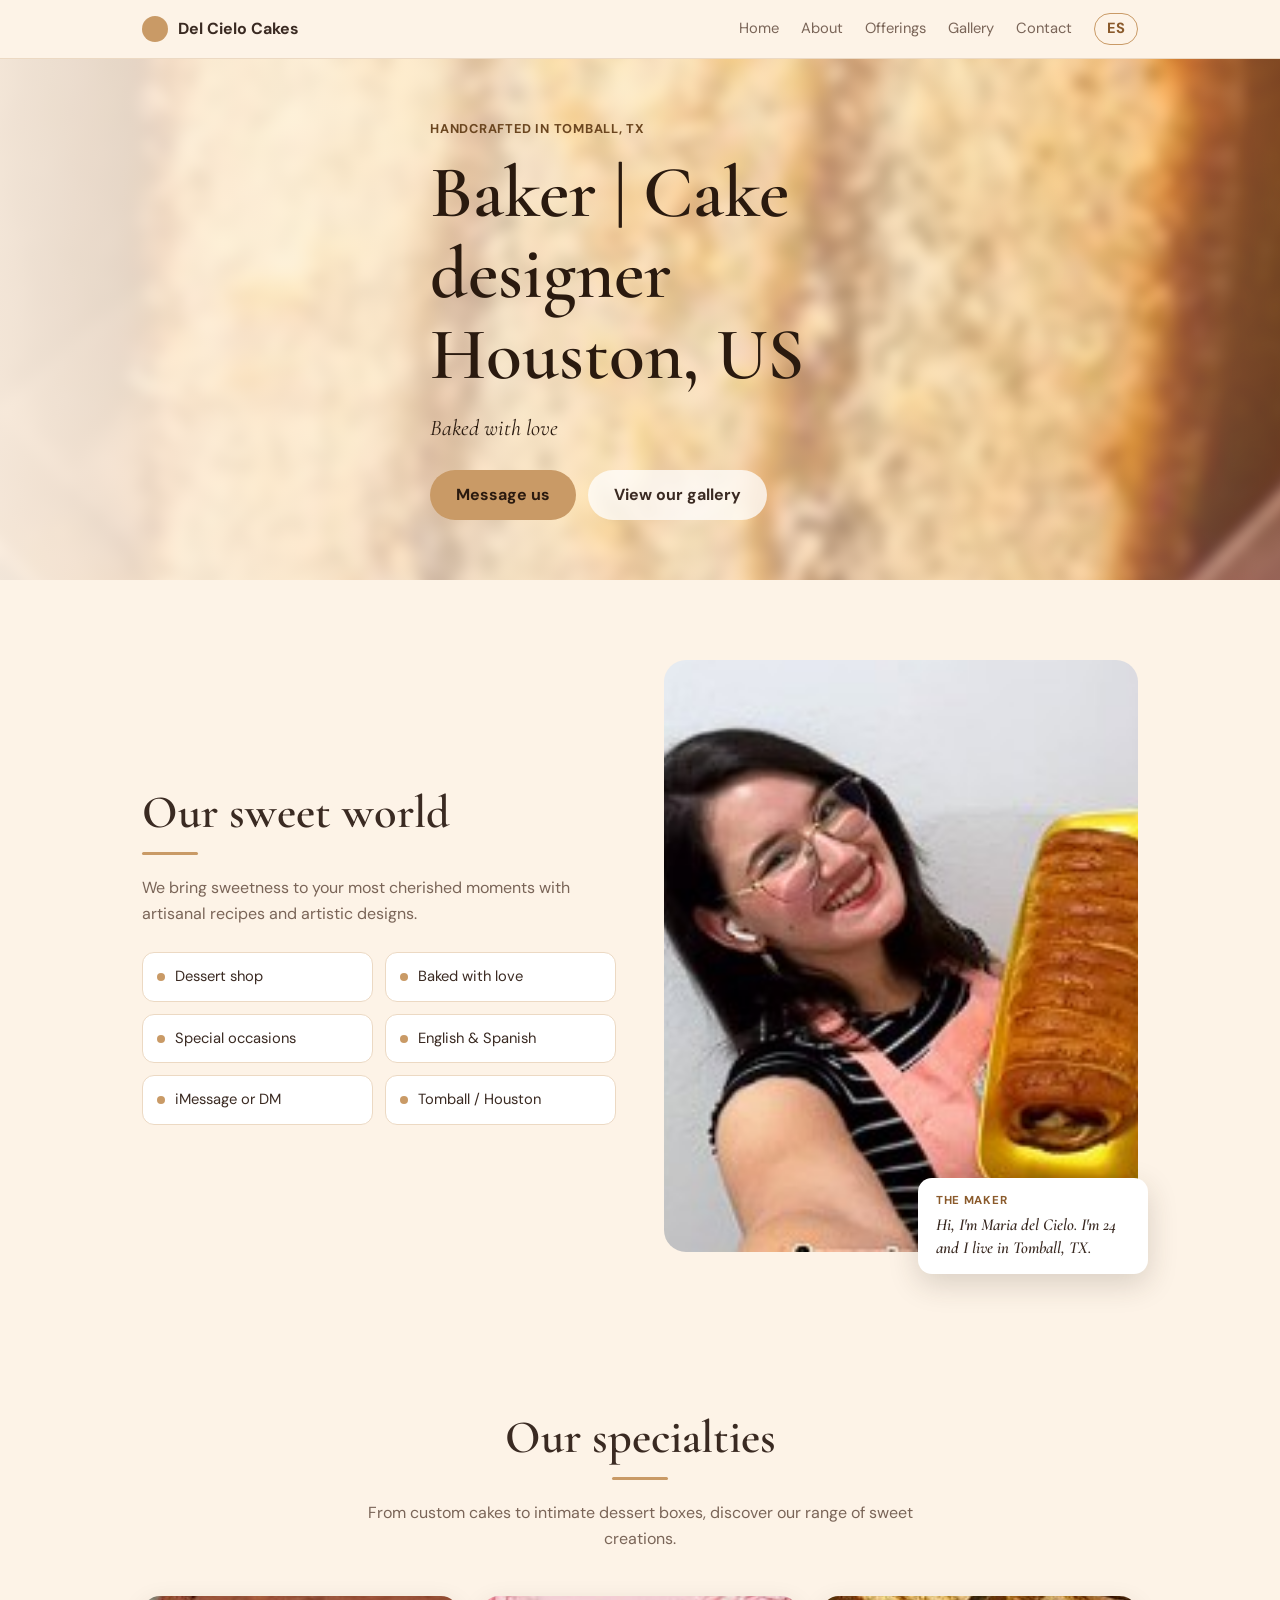
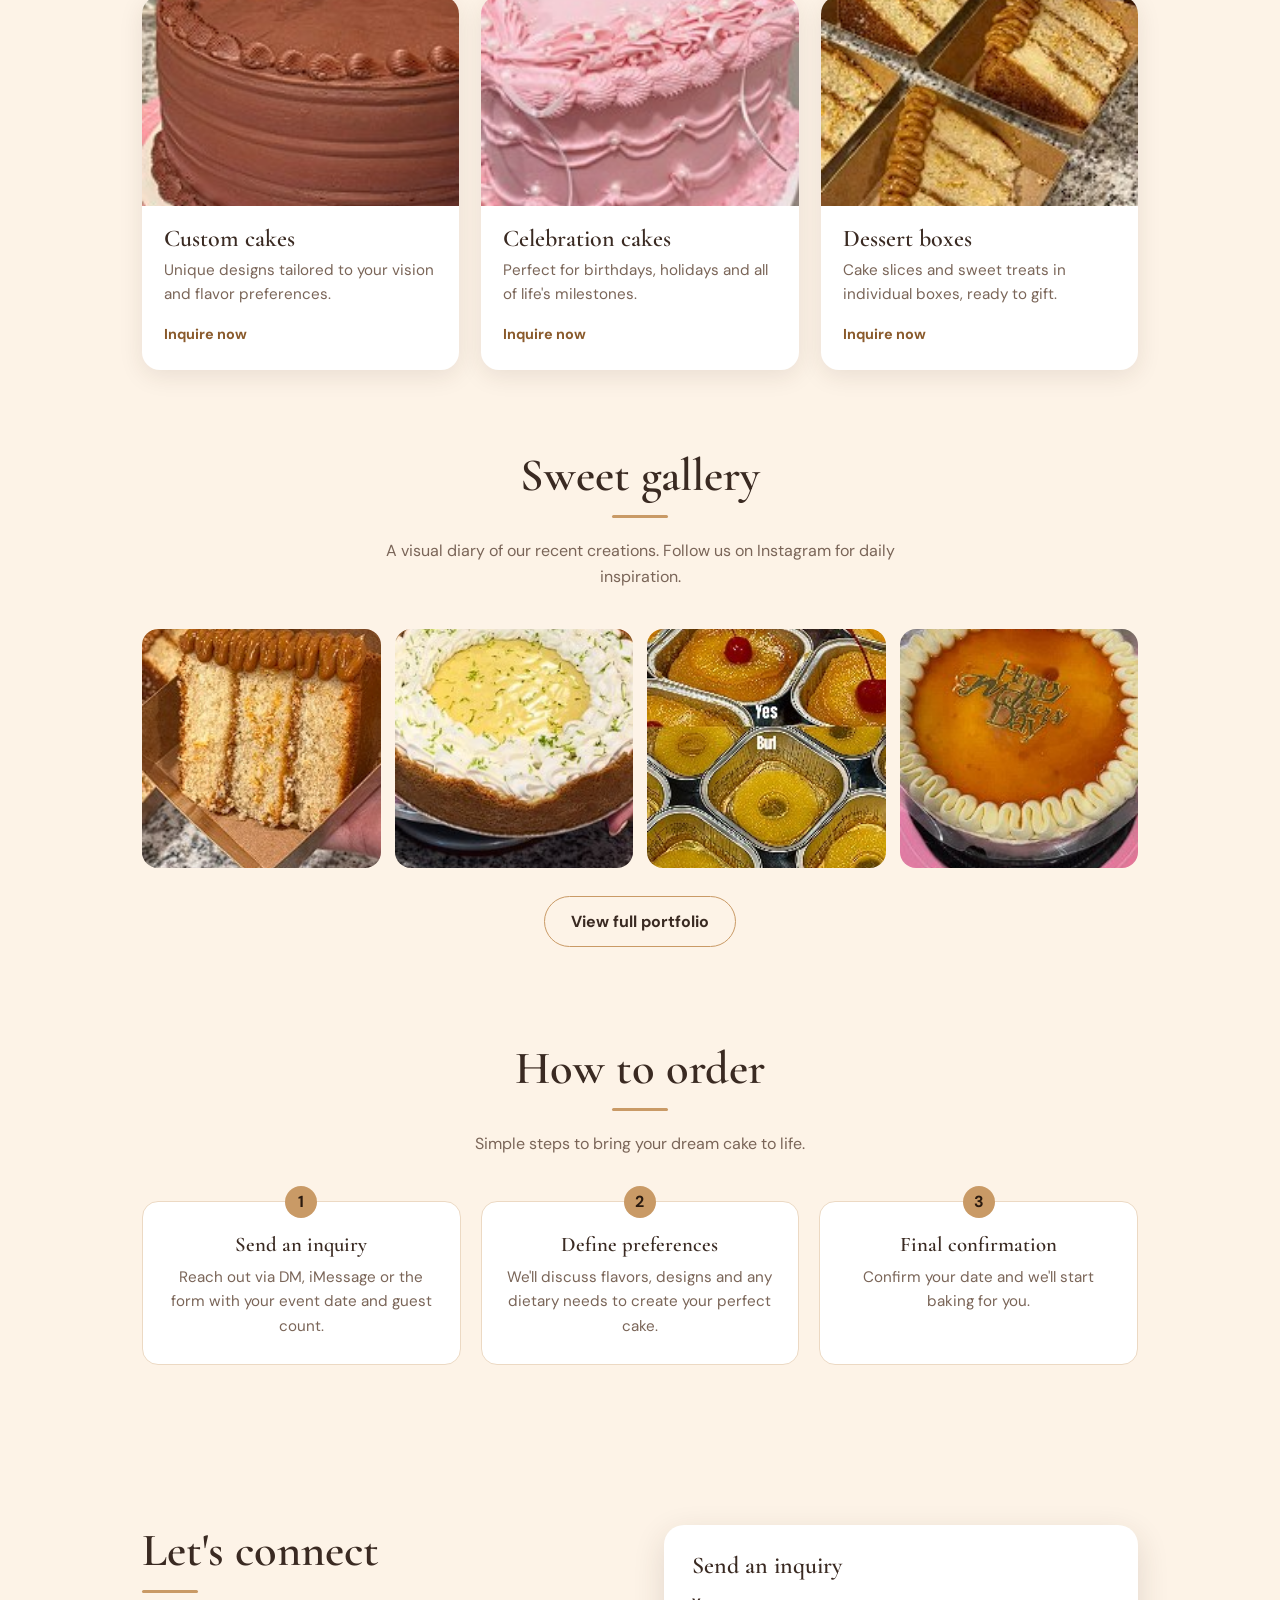
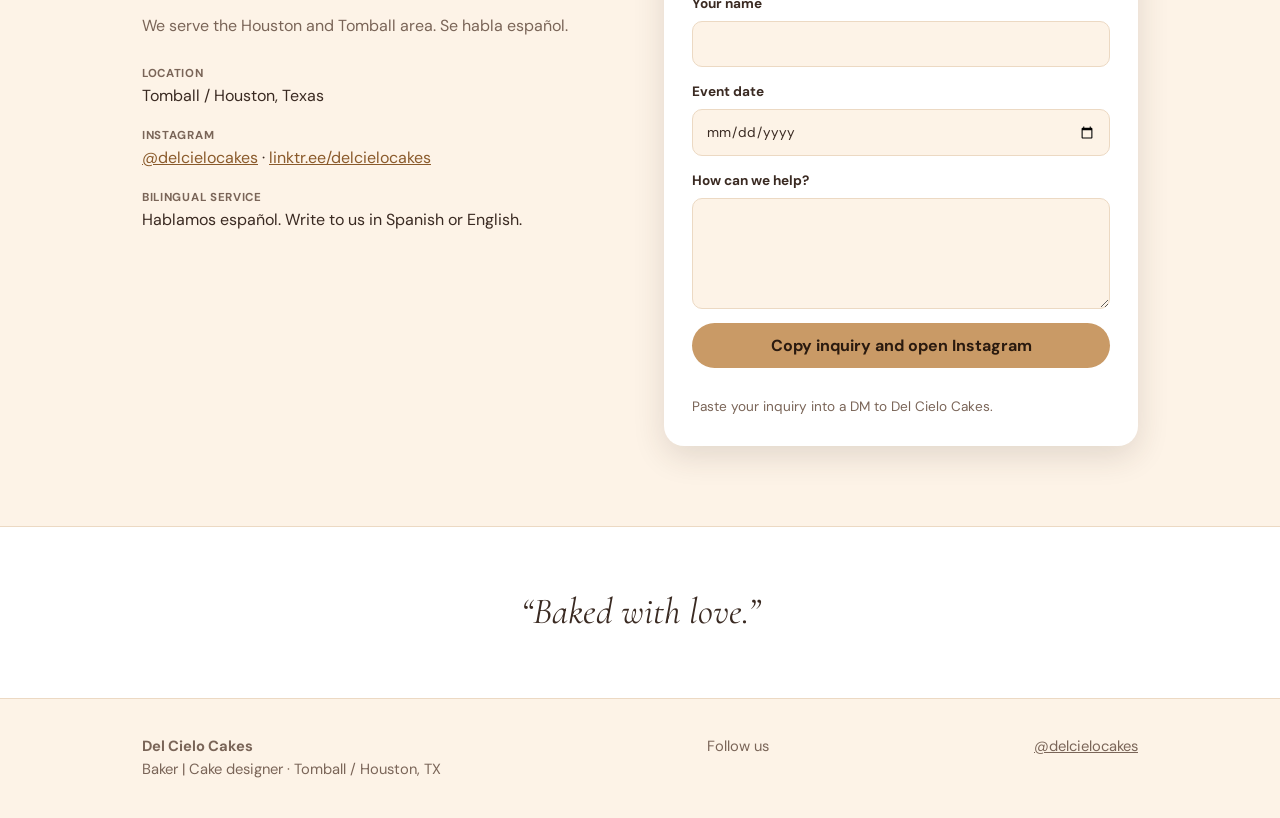
<file: index.html>
<!DOCTYPE html><html lang="en"><head><meta charset="utf-8">
<meta name="viewport" content="width=device-width, initial-scale=1, viewport-fit=cover">
<link rel="icon" href="data:image/svg+xml,<svg xmlns=%22http://www.w3.org/2000/svg%22 viewBox=%220 0 100 100%22><text y=%22.9em%22 font-size=%2290%22>🎂</text></svg>">
<title>Del Cielo Cakes | Baker and cake designer in Tomball, Houston TX</title>
<link rel="preconnect" href="https://fonts.googleapis.com"><link rel="preconnect" href="https://fonts.gstatic.com" crossorigin>
<link href="https://fonts.googleapis.com/css2?family=Cormorant+Garamond:ital,wght@0,500;0,600;1,500&family=DM+Sans:wght@400;500;700&display=swap" rel="stylesheet">
<link rel="stylesheet" href="style.css"></head><body>
<header class="top"><div class="wrap">
<a class="logo" href="#home"><i></i>Del Cielo Cakes</a>
<nav><a href="#home" data-en="Home" data-es="Inicio"></a><a href="#about" data-en="About" data-es="Nosotros"></a><a href="#offerings" data-en="Offerings" data-es="Ofrecemos"></a><a href="#gallery" data-en="Gallery" data-es="Galería"></a><a href="#contact" data-en="Contact" data-es="Contacto"></a><button class="lang" id="lb" type="button" aria-label="Cambiar idioma / Change language">ES</button></nav>
</div></header>
<main>
<section class="hero" id="home" style="padding:0"><div class="wrap">
<small data-en="HANDCRAFTED IN TOMBALL, TX" data-es="HECHO A MANO EN TOMBALL, TX"></small>
<h1 data-en="Baker | Cake designer Houston, US" data-es="Repostera | Diseñadora de tortas Houston, US"></h1>
<p class="tag" data-en="Baked with love" data-es="Hecho con amor"></p>
<div class="cta"><a class="btn" href="#contact" data-en="Message us" data-es="Escríbenos"></a><a class="btn alt" href="#gallery" data-en="View our gallery" data-es="Ver galería"></a></div>
</div></section>

<section id="about"><div class="wrap about">
<div>
<h2 data-en="Our sweet world" data-es="Nuestro dulce mundo"></h2><div class="rule"></div>
<p class="sub" data-en="We bring sweetness to your most cherished moments with artisanal recipes and artistic designs." data-es="Llevamos dulzura a tus momentos más especiales con recetas artesanales y diseños artísticos."></p>
<div class="chips">
<span data-en="Dessert shop" data-es="Tienda de postres"></span><span data-en="Baked with love" data-es="Hecho con amor"></span>
<span data-en="Special occasions" data-es="Ocasiones especiales"></span><span data-en="English & Spanish" data-es="Español e inglés"></span>
<span data-en="iMessage or DM" data-es="iMessage o DM"></span><span>Tomball / Houston</span>
</div></div>
<figure class="maker" style="margin:0"><img src="images/maria.jpg" alt="Maria del Cielo holding a freshly baked dessert">
<figcaption><b data-en="THE MAKER" data-es="LA REPOSTERA"></b><span class="serif" style="font-style:italic;font-size:1.05rem" data-en="Hi, I'm Maria del Cielo. I'm 24 and I live in Tomball, TX." data-es="Hola, soy Maria del Cielo. Tengo 24 años y vivo en Tomball, TX."></span></figcaption></figure>
</div></section>

<section id="offerings" class="center"><div class="wrap">
<h2 data-en="Our specialties" data-es="Nuestras especialidades"></h2><div class="rule"></div>
<p class="sub" data-en="From custom cakes to intimate dessert boxes, discover our range of sweet creations." data-es="Desde tortas personalizadas hasta cajas de postres, descubre nuestras creaciones."></p>
<div class="cards">
<article class="card"><img src="images/chocolate-cake.jpg" alt="Chocolate cake with chocolate buttercream" loading="lazy"><div><h3 data-en="Custom cakes" data-es="Tortas personalizadas"></h3><p data-en="Unique designs tailored to your vision and flavor preferences." data-es="Diseños únicos a tu gusto y con tus sabores favoritos."></p><a href="#contact" data-en="Inquire now" data-es="Consultar"></a></div></article>
<article class="card"><img src="images/heart-cake.jpg" alt="Pink heart-shaped celebration cake" loading="lazy"><div><h3 data-en="Celebration cakes" data-es="Tortas de celebración"></h3><p data-en="Perfect for birthdays, holidays and all of life's milestones." data-es="Ideales para cumpleaños, fiestas y todos los momentos importantes."></p><a href="#contact" data-en="Inquire now" data-es="Consultar"></a></div></article>
<article class="card"><img src="images/dessert-boxes.jpg" alt="Boxes of cake slices with caramel topping" loading="lazy"><div><h3 data-en="Dessert boxes" data-es="Cajas de postres"></h3><p data-en="Cake slices and sweet treats in individual boxes, ready to gift." data-es="Porciones y dulces en cajas individuales, listos para regalar."></p><a href="#contact" data-en="Inquire now" data-es="Consultar"></a></div></article>
</div></div></section>

<section id="gallery" class="center" style="padding-top:0"><div class="wrap">
<h2 data-en="Sweet gallery" data-es="Galería dulce"></h2><div class="rule"></div>
<p class="sub" data-en="A visual diary of our recent creations. Follow us on Instagram for daily inspiration." data-es="Un diario visual de nuestras creaciones recientes. Síguenos en Instagram."></p>
<div class="gal"><img src="images/cake-slices.jpg" alt="Cake slices with dulce de leche piping" loading="lazy"><img src="images/lime-pie.jpg" alt="Lime pie with whipped cream" loading="lazy"><img src="images/pineapple-cakes.jpg" alt="Pineapple upside-down cakes with cherries" loading="lazy"><img src="images/seasonal-cake.jpg" alt="Round cake with Happy Mother's Day topper" loading="lazy"></div>
<p style="margin-top:28px"><a class="btn alt" style="border:1.5px solid var(--acc);background:none;color:var(--ink)" href="https://www.instagram.com/delcielocakes/" target="_blank" rel="noopener" data-en="View full portfolio" data-es="Ver portafolio completo"></a></p>
</div></section>

<section class="center" style="padding-top:0"><div class="wrap">
<h2 data-en="How to order" data-es="Cómo pedir"></h2><div class="rule"></div>
<p class="sub" data-en="Simple steps to bring your dream cake to life." data-es="Pasos sencillos para hacer realidad tu torta soñada."></p>
<div class="steps">
<div class="step"><b>1</b><h3 data-en="Send an inquiry" data-es="Envía tu consulta"></h3><p data-en="Reach out via DM, iMessage or the form with your event date and guest count." data-es="Escríbenos por DM, iMessage o el formulario con la fecha y el número de invitados."></p></div>
<div class="step"><b>2</b><h3 data-en="Define preferences" data-es="Define tus gustos"></h3><p data-en="We'll discuss flavors, designs and any dietary needs to create your perfect cake." data-es="Hablamos de sabores, diseños y necesidades especiales para crear tu torta perfecta."></p></div>
<div class="step"><b>3</b><h3 data-en="Final confirmation" data-es="Confirmación final"></h3><p data-en="Confirm your date and we'll start baking for you." data-es="Confirma tu fecha y empezamos a hornear para ti."></p></div>
</div></div></section>

<section id="contact"><div class="wrap connect">
<div>
<h2 data-en="Let's connect" data-es="Conectemos"></h2><div class="rule"></div>
<p class="sub" data-en="We serve the Houston and Tomball area. Se habla español." data-es="Atendemos el área de Houston y Tomball. Se habla español."></p>
<div class="info">
<div><small data-en="LOCATION" data-es="UBICACIÓN"></small>Tomball / Houston, Texas</div>
<div><small>INSTAGRAM</small><a href="https://www.instagram.com/delcielocakes/" target="_blank" rel="noopener">@delcielocakes</a> · <a href="https://linktr.ee/delcielocakes" target="_blank" rel="noopener">linktr.ee/delcielocakes</a></div>
<div><small data-en="BILINGUAL SERVICE" data-es="SERVICIO BILINGÜE"></small><span data-en="Hablamos español. Write to us in Spanish or English." data-es="Hablamos español. Escríbenos en español o en inglés."></span></div>
</div></div>
<form id="f">
<h3 data-en="Send an inquiry" data-es="Envía tu consulta"></h3>
<label><span data-en="Your name" data-es="Tu nombre"></span><input id="n" required autocomplete="name"></label>
<label><span data-en="Event date" data-es="Fecha del evento"></span><input id="d" type="date" required></label>
<label><span data-en="How can we help?" data-es="¿En qué te ayudamos?"></span><textarea id="m" rows="4" required></textarea></label>
<button class="btn" type="submit" data-en="Copy inquiry and open Instagram" data-es="Copiar consulta y abrir Instagram"></button>
<p id="s" role="status"></p>
<p data-en="Paste your inquiry into a DM to Del Cielo Cakes." data-es="Pega tu consulta en un DM a Del Cielo Cakes."></p>
</form>
</div></section>

<div class="quote center"><div class="wrap"><p data-en="“Baked with love.”" data-es="“Hecho con amor.”"></p></div></div>
</main>
<footer><div class="wrap"><span><b>Del Cielo Cakes</b><br>Baker | Cake designer · Tomball / Houston, TX</span><span data-en="Follow us" data-es="Síguenos"></span><a href="https://www.instagram.com/delcielocakes/" target="_blank" rel="noopener">@delcielocakes</a></div></footer>
<script src="script.js"></script></body></html>
</file>
<file: style.css>
:root{--bg:#FDF3E7;--card:#FFFFFF;--ink:#3A2A22;--muted:#7a6558;--acc:#C99A66;--accd:#8a5a2b;--line:#ecd9c3;
box-sizing:border-box;padding-top:env(safe-area-inset-top,0px);padding-bottom:env(safe-area-inset-bottom,0px)}
@media (prefers-color-scheme:dark){:root:not([data-theme="light"]){--bg:#21160f;--card:#2d1f16;--ink:#f6e8d8;--muted:#cdb39b;--accd:#e0b283;--line:#4a3628}}
:root[data-theme="dark"]{--bg:#21160f;--card:#2d1f16;--ink:#f6e8d8;--muted:#cdb39b;--accd:#e0b283;--line:#4a3628}
html{scroll-padding-top:70px;scroll-behavior:smooth}
*,*::before,*::after{box-sizing:inherit}
body{margin:0;background:var(--bg);color:var(--ink);font-family:"DM Sans",system-ui,sans-serif;line-height:1.6}
h1,h2,h3,.serif{font-family:"Cormorant Garamond",Georgia,serif;font-weight:600;line-height:1.1;margin:0}
a{color:inherit}:focus-visible{outline:3px solid var(--acc);outline-offset:3px}
.wrap{max-width:1040px;margin:0 auto;padding:0 22px}
header.top{position:sticky;top:0;z-index:5;background:var(--bg);border-bottom:1px solid var(--line)}
header.top .wrap{display:flex;justify-content:space-between;align-items:center;height:58px;gap:12px}
.logo{display:flex;align-items:center;gap:10px;font-weight:700;text-decoration:none}
.logo i{width:26px;height:26px;border-radius:50%;background:var(--acc);display:block}
nav{display:flex;gap:22px;align-items:center;font-size:.92rem}
nav a{text-decoration:none;color:var(--muted)}nav a:hover{color:var(--ink)}
.lang{background:none;border:1.5px solid var(--acc);color:var(--accd);border-radius:999px;padding:3px 12px;font:inherit;font-weight:700;cursor:pointer}
.btn{display:inline-block;background:var(--acc);color:#2a1a0f;padding:12px 26px;border-radius:999px;text-decoration:none;font-weight:700;border:0;font-family:inherit;font-size:1rem;cursor:pointer}
.btn.alt{background:rgba(255,255,255,.75);color:#3A2A22}
.hero{position:relative;min-height:440px;display:flex;align-items:center;overflow:hidden;color:#2a1a0f}
.hero::before{content:"";position:absolute;inset:-20px;background:url(images/cake-slices.jpg) center/cover;filter:blur(6px) saturate(1.1);transform:scale(1.1)}
.hero::after{content:"";position:absolute;inset:0;background:linear-gradient(90deg,rgba(253,243,231,.92) 0%,rgba(253,243,231,.55) 55%,rgba(253,243,231,.15) 100%)}
.hero .wrap{position:relative;z-index:1;padding-top:60px;padding-bottom:60px}
.hero small{display:block;font-weight:700;letter-spacing:.06em;font-size:.8rem;margin-bottom:14px;color:#6b4620}
.hero h1{font-size:clamp(2.6rem,7vw,4.6rem);max-width:12ch}
.hero .tag{font-family:"Cormorant Garamond",serif;font-style:italic;font-size:1.4rem;margin:14px 0 24px}
.cta{display:flex;gap:12px;flex-wrap:wrap}
section{padding:80px 0}
.center{text-align:center}
h2{font-size:clamp(2rem,4.5vw,2.9rem)}
.rule{width:56px;height:3px;background:var(--acc);margin:14px 0 20px;border-radius:2px}
.center .rule{margin-left:auto;margin-right:auto}
.sub{color:var(--muted);max-width:52ch;margin:0}.center .sub{margin:0 auto}
.about{display:grid;grid-template-columns:1fr 1fr;gap:48px;align-items:center}
.chips{display:grid;grid-template-columns:1fr 1fr;gap:12px;margin-top:26px}
.chips span{background:var(--card);border:1px solid var(--line);border-radius:12px;padding:12px 14px;font-size:.92rem;display:flex;align-items:center;gap:10px}
.chips span::before{content:"";width:8px;height:8px;border-radius:50%;background:var(--acc);flex:none}
.maker{position:relative}
.maker img{width:100%;aspect-ratio:4/5;object-fit:cover;border-radius:22px;display:block}
.maker figcaption{position:absolute;right:-10px;bottom:-22px;background:var(--card);border-radius:14px;padding:14px 18px;max-width:230px;box-shadow:0 10px 30px rgba(58,42,34,.18);font-size:.9rem}
.maker figcaption b{display:block;font-size:.72rem;letter-spacing:.06em;color:var(--accd);margin-bottom:4px}
.cards{display:grid;grid-template-columns:repeat(auto-fit,minmax(260px,1fr));gap:22px;margin-top:44px;text-align:left}
.card{background:var(--card);border-radius:18px;overflow:hidden;box-shadow:0 6px 24px rgba(58,42,34,.1)}
.card img{width:100%;height:210px;object-fit:cover;display:block}
.card div{padding:20px 22px 24px}
.card h3{font-size:1.5rem;margin-bottom:6px}
.card p{margin:0 0 14px;color:var(--muted);font-size:.95rem}
.card a{color:var(--accd);font-weight:700;font-size:.9rem;text-decoration:none}
.gal{display:grid;grid-template-columns:repeat(auto-fit,minmax(200px,1fr));gap:14px;margin-top:40px}
.gal img{width:100%;aspect-ratio:1;object-fit:cover;border-radius:16px;display:block}
.steps{display:grid;grid-template-columns:repeat(auto-fit,minmax(230px,1fr));gap:20px;margin-top:44px}
.step{background:var(--card);border:1px solid var(--line);border-radius:16px;padding:32px 24px 26px;position:relative}
.step b{position:absolute;top:-16px;left:50%;transform:translateX(-50%);width:32px;height:32px;border-radius:50%;background:var(--acc);color:#2a1a0f;display:grid;place-items:center}
.step h3{font-size:1.3rem;margin-bottom:8px}.step p{margin:0;color:var(--muted);font-size:.95rem}
.connect{display:grid;grid-template-columns:1fr 1fr;gap:48px;align-items:start}
.info{margin-top:26px;display:grid;gap:18px}
.info small{display:block;font-size:.72rem;font-weight:700;letter-spacing:.06em;color:var(--muted)}
.info a{color:var(--accd)}
form{background:var(--card);border-radius:20px;padding:28px;box-shadow:0 10px 32px rgba(58,42,34,.14);display:grid;gap:14px}
form h3{font-size:1.5rem}
label{display:grid;gap:6px;font-size:.85rem;font-weight:700}
input,textarea{font:inherit;font-weight:400;padding:11px 13px;border-radius:10px;border:1px solid var(--line);background:var(--bg);color:var(--ink)}
form p{margin:0;font-size:.85rem;color:var(--muted)}
.quote{background:var(--card);border-top:1px solid var(--line);border-bottom:1px solid var(--line);padding:56px 0}
.quote p{font-family:"Cormorant Garamond",serif;font-style:italic;font-size:clamp(1.6rem,4vw,2.3rem);margin:0}
footer{padding:36px 0;font-size:.92rem;color:var(--muted)}
footer .wrap{display:flex;justify-content:space-between;gap:20px;flex-wrap:wrap}
@media (max-width:760px){nav a{display:none}.about,.connect{grid-template-columns:1fr}.maker figcaption{right:8px}section{padding:60px 0}}
@media (prefers-reduced-motion:reduce){html{scroll-behavior:auto}}
</file>
